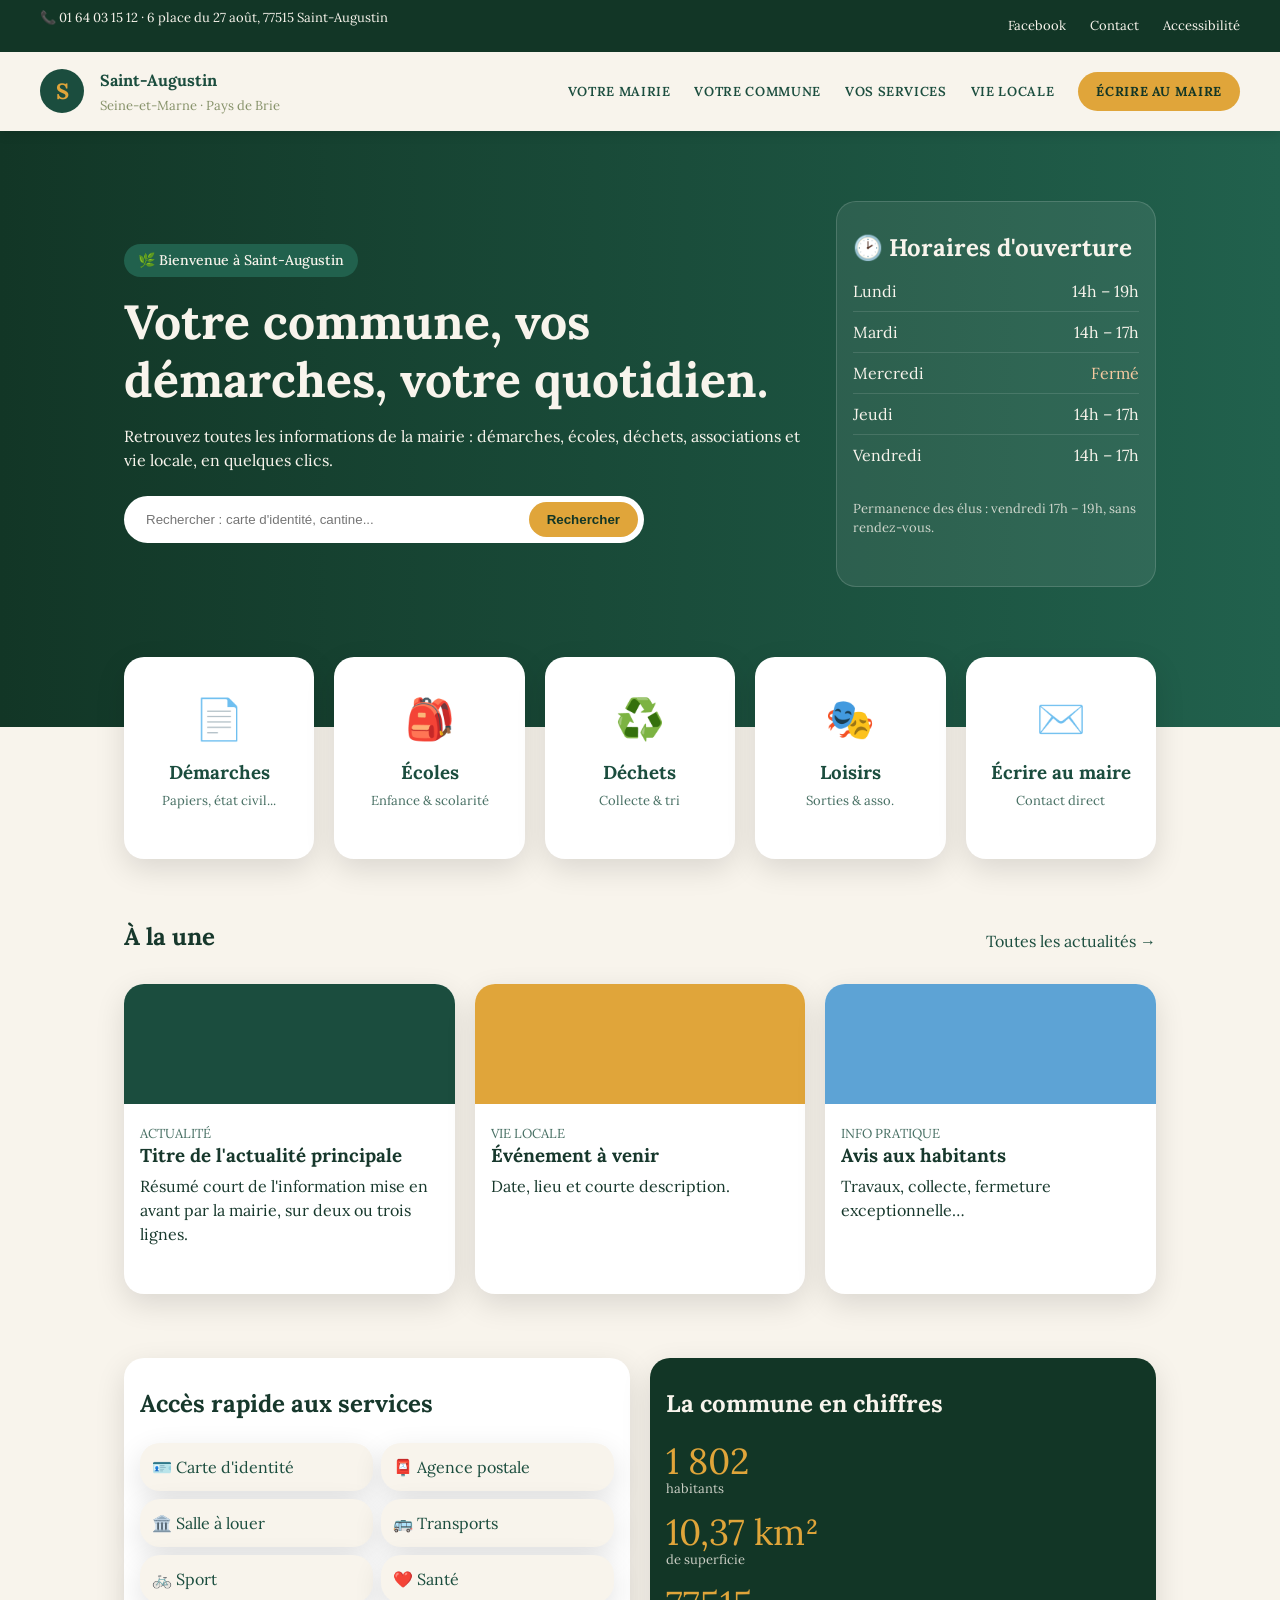
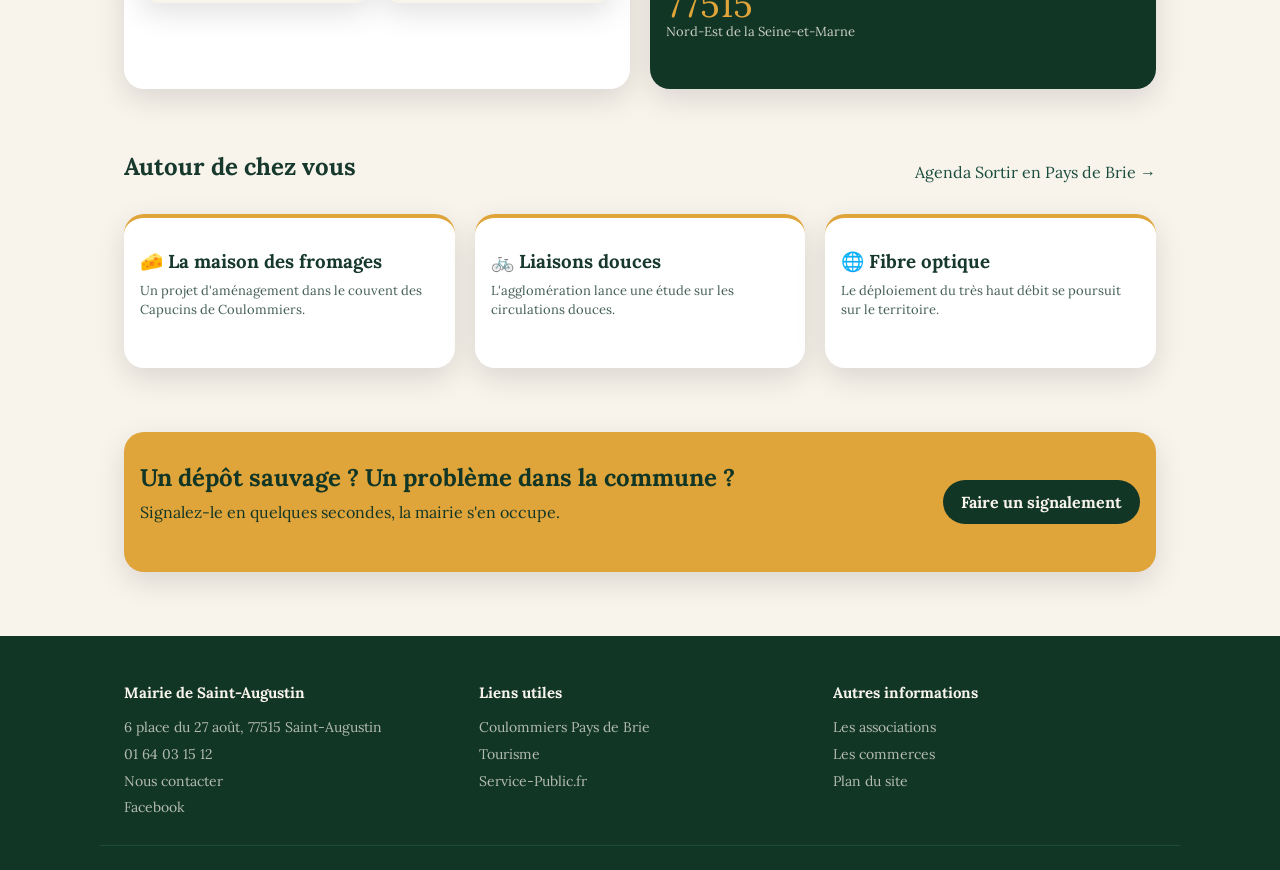
<file: index.html>
<!doctype html>
<html lang="fr">
  <head>
    <meta charset="UTF-8" />
    <meta name="viewport" content="width=device-width, initial-scale=1.0" />
    <title>Mairie de Saint-Augustin</title>
    <link
      href="https://fonts.googleapis.com/css2?family=Lora:ital,wght@0,400..700;1,400..700&display=swap"
      rel="stylesheet"
    />
    <link rel="stylesheet" href="style.css" />
  </head>
  <body>
    <header>
      <div class="topbar flex space-between align-center">
        <p>📞 01 64 03 15 12 · 6 place du 27 août, 77515 Saint-Augustin</p>
        <div class="flex gap-24">
          <a href="#">Facebook</a>
          <a href="#">Contact</a>
          <a href="#">Accessibilité</a>
        </div>
      </div>
      <div class="lowbar flex space-between align-center">
        <a href="#" class="flex align-center gap-16">
          <span class="logo">S</span>
          <span class="flex-col">
            <strong>Saint-Augustin</strong>
            <small class="small-text text-olive"
              >Seine-et-Marne · Pays de Brie</small
            >
          </span>
        </a>
        <nav class="flex align-center gap-24">
          <a href="#">Votre mairie</a>
          <a href="#">Votre commune</a>
          <a href="vos-services.html">Vos services</a>
          <a href="vie-locale.html">Vie locale</a>
          <a href="#" class="btn">Écrire au maire</a>
        </nav>
      </div>
    </header>

    <main>
      <section class="hero">
        <div
          class="hero-inner container flex space-between align-center gap-24"
        >
          <div>
            <span class="badge">🌿 Bienvenue à Saint-Augustin</span>
            <h1>Votre commune, vos démarches, votre quotidien.</h1>
            <p>
              Retrouvez toutes les informations de la mairie : démarches,
              écoles, déchets, associations et vie locale, en quelques clics.
            </p>
            <form class="search" action="#" method="GET">
              <input
                type="text"
                placeholder="Rechercher : carte d'identité, cantine..."
                required
              />
              <button type="submit" class="btn">Rechercher</button>
            </form>
          </div>
          <aside class="box horaires">
            <h2>🕑 Horaires d'ouverture</h2>
            <ul>
              <li><span>Lundi</span><span>14h – 19h</span></li>
              <li><span>Mardi</span><span>14h – 17h</span></li>
              <li>
                <span>Mercredi</span><span class="text-peche">Fermé</span>
              </li>
              <li><span>Jeudi</span><span>14h – 17h</span></li>
              <li><span>Vendredi</span><span>14h – 17h</span></li>
            </ul>
            <p class="small-text mt-24">
              Permanence des élus : vendredi 17h – 19h, sans rendez-vous.
            </p>
          </aside>
        </div>
      </section>

      <section class="grid grid-5 container cards-top mb-64">
        <a class="box box-hover text-center" href="#"
          ><span class="icon">📄</span>
          <h3>Démarches</h3>
          <p class="small-text">Papiers, état civil...</p></a
        >
        <a class="box box-hover text-center" href="#"
          ><span class="icon">🎒</span>
          <h3>Écoles</h3>
          <p class="small-text">Enfance & scolarité</p></a
        >
        <a class="box box-hover text-center" href="#"
          ><span class="icon">♻️</span>
          <h3>Déchets</h3>
          <p class="small-text">Collecte & tri</p></a
        >
        <a class="box box-hover text-center" href="#"
          ><span class="icon">🎭</span>
          <h3>Loisirs</h3>
          <p class="small-text">Sorties & asso.</p></a
        >
        <a class="box box-hover text-center" href="#"
          ><span class="icon">✉️</span>
          <h3>Écrire au maire</h3>
          <p class="small-text">Contact direct</p></a
        >
      </section>

      <section class="container mb-64">
        <div class="flex space-between align-center mb-24">
          <h2>À la une</h2>
          <a href="#">Toutes les actualités →</a>
        </div>
        <div class="grid grid-3">
          <div class="box box-hover">
            <div class="card-img img-vert"></div>
            <small class="small-text text-vert">ACTUALITÉ</small>
            <h3>Titre de l'actualité principale</h3>
            <p>
              Résumé court de l'information mise en avant par la mairie, sur
              deux ou trois lignes.
            </p>
          </div>
          <div class="box box-hover">
            <div class="card-img img-or"></div>
            <small class="small-text text-vert">VIE LOCALE</small>
            <h3>Événement à venir</h3>
            <p>Date, lieu et courte description.</p>
          </div>
          <div class="box box-hover">
            <div class="card-img img-bleu"></div>
            <small class="small-text text-vert">INFO PRATIQUE</small>
            <h3>Avis aux habitants</h3>
            <p>Travaux, collecte, fermeture exceptionnelle…</p>
          </div>
        </div>
      </section>

      <section class="container mb-64 grid grid-2">
        <div class="box box-hover">
          <h2 class="mb-24">Accès rapide aux services</h2>
          <ul class="grid grid-2 gap-8">
            <li><a href="#" class="box box-link">🪪 Carte d'identité</a></li>
            <li><a href="#" class="box box-link">📮 Agence postale</a></li>
            <li><a href="#" class="box box-link">🏛️ Salle à louer</a></li>
            <li><a href="#" class="box box-link">🚌 Transports</a></li>
            <li><a href="#" class="box box-link">🚲 Sport</a></li>
            <li><a href="#" class="box box-link">❤️ Santé</a></li>
          </ul>
        </div>
        <div class="box bg-dark">
          <h2 class="mb-24">La commune en chiffres</h2>
          <p class="chiffre">1 802</p>
          <p class="small-text">habitants</p>
          <p class="chiffre">10,37 km²</p>
          <p class="small-text">de superficie</p>
          <p class="chiffre">77515</p>
          <p class="small-text">Nord-Est de la Seine-et-Marne</p>
        </div>
      </section>

      <section class="container mb-64">
        <div class="flex space-between align-center mb-24">
          <h2>Autour de chez vous</h2>
          <a href="#">Agenda Sortir en Pays de Brie →</a>
        </div>
        <div class="grid grid-3">
          <div class="box box-hover box-top-border">
            <h3>🧀 La maison des fromages</h3>
            <p class="small-text">
              Un projet d'aménagement dans le couvent des Capucins de
              Coulommiers.
            </p>
          </div>
          <div class="box box-hover box-top-border">
            <h3>🚲 Liaisons douces</h3>
            <p class="small-text">
              L'agglomération lance une étude sur les circulations douces.
            </p>
          </div>
          <div class="box box-hover box-top-border">
            <h3>🌐 Fibre optique</h3>
            <p class="small-text">
              Le déploiement du très haut débit se poursuit sur le territoire.
            </p>
          </div>
        </div>
      </section>

      <section class="container mb-64">
        <div class="box bg-or flex space-between align-center gap-24">
          <div>
            <h2>Un dépôt sauvage ? Un problème dans la commune ?</h2>
            <p>Signalez-le en quelques secondes, la mairie s'en occupe.</p>
          </div>
          <a href="#" class="btn btn-dark">Faire un signalement</a>
        </div>
      </section>
    </main>

    <footer>
      <div class="container grid grid-3 pb-24 footer-bordure">
        <div>
          <h3>Mairie de Saint-Augustin</h3>
          <ul>
            <li>6 place du 27 août, 77515 Saint-Augustin</li>
            <li>01 64 03 15 12</li>
            <li><a href="#">Nous contacter</a></li>
            <li><a href="#">Facebook</a></li>
          </ul>
        </div>
        <div>
          <h3>Liens utiles</h3>
          <ul>
            <li><a href="#">Coulommiers Pays de Brie</a></li>
            <li><a href="#">Tourisme</a></li>
            <li><a href="#">Service-Public.fr</a></li>
          </ul>
        </div>
        <div>
          <h3>Autres informations</h3>
          <ul>
            <li><a href="#">Les associations</a></li>
            <li><a href="#">Les commerces</a></li>
            <li><a href="#">Plan du site</a></li>
          </ul>
        </div>
      </div>
    </footer>
  </body>
</html>
</file>
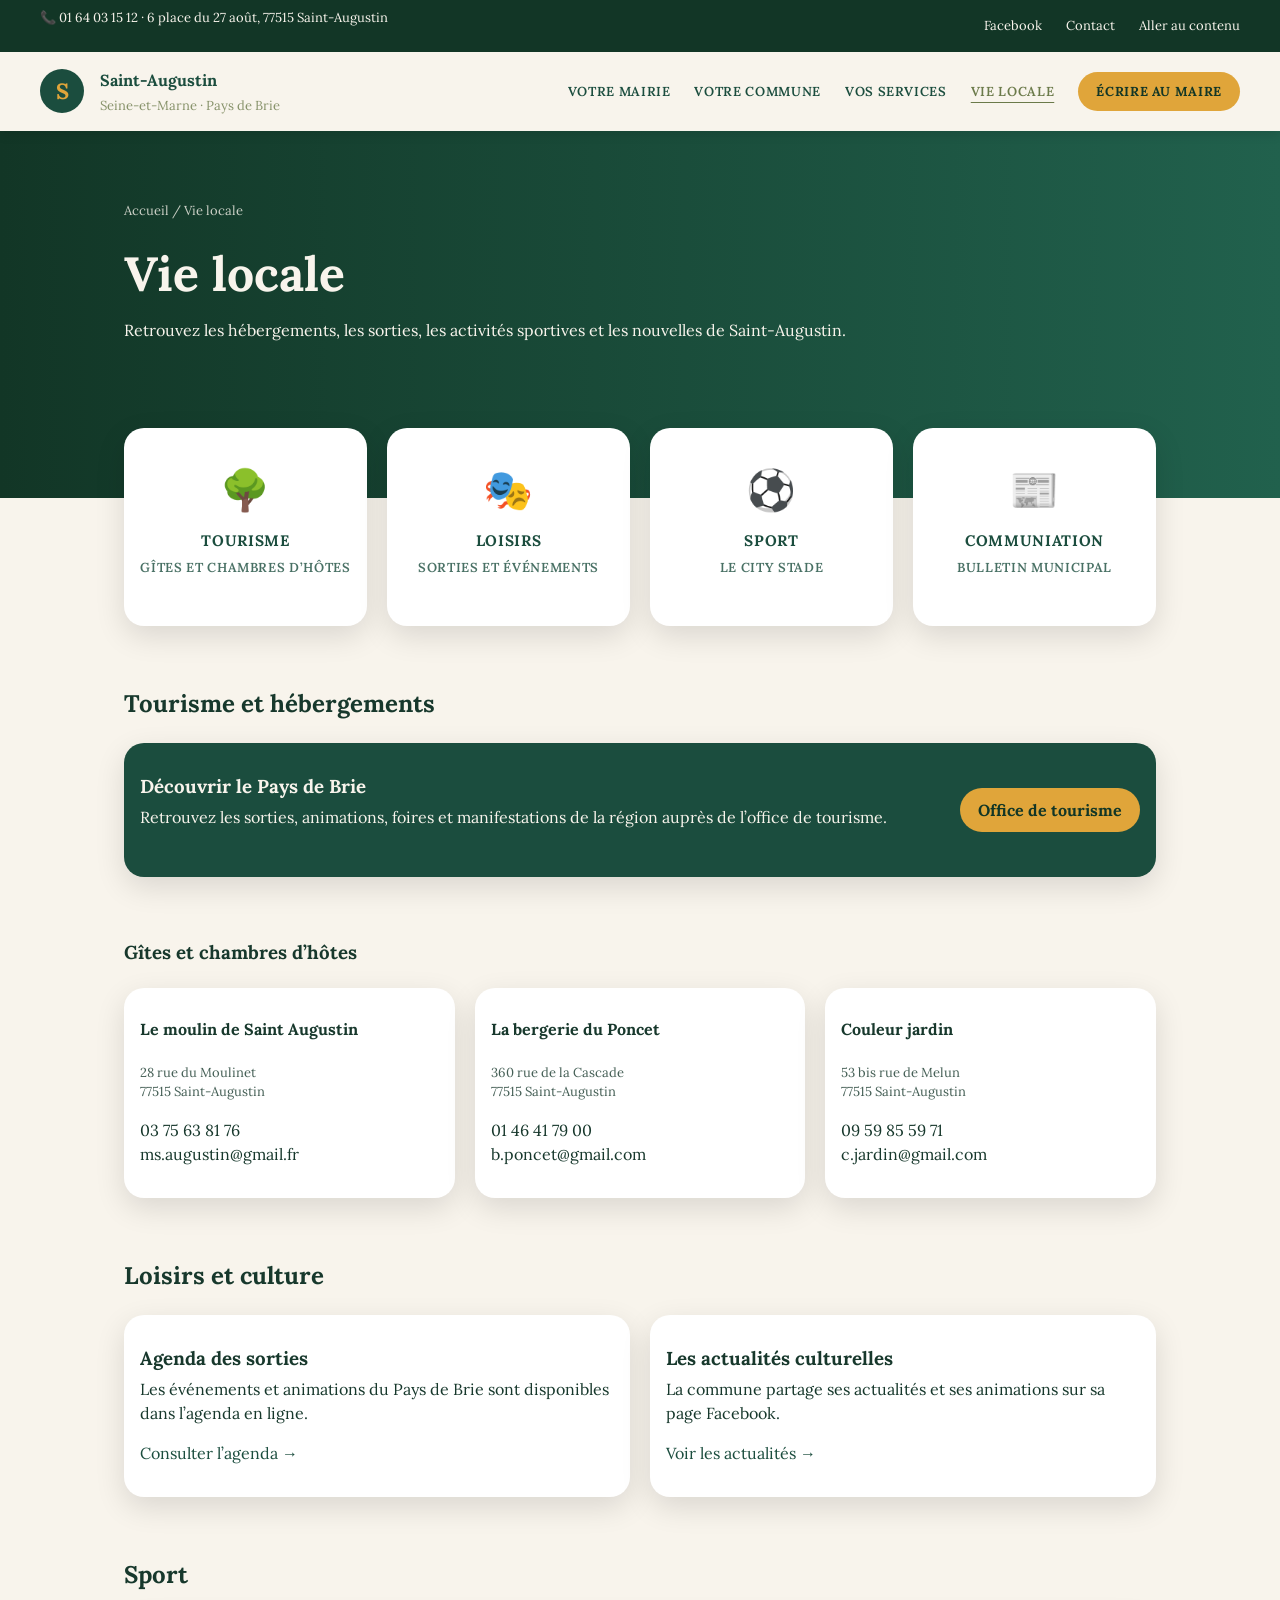
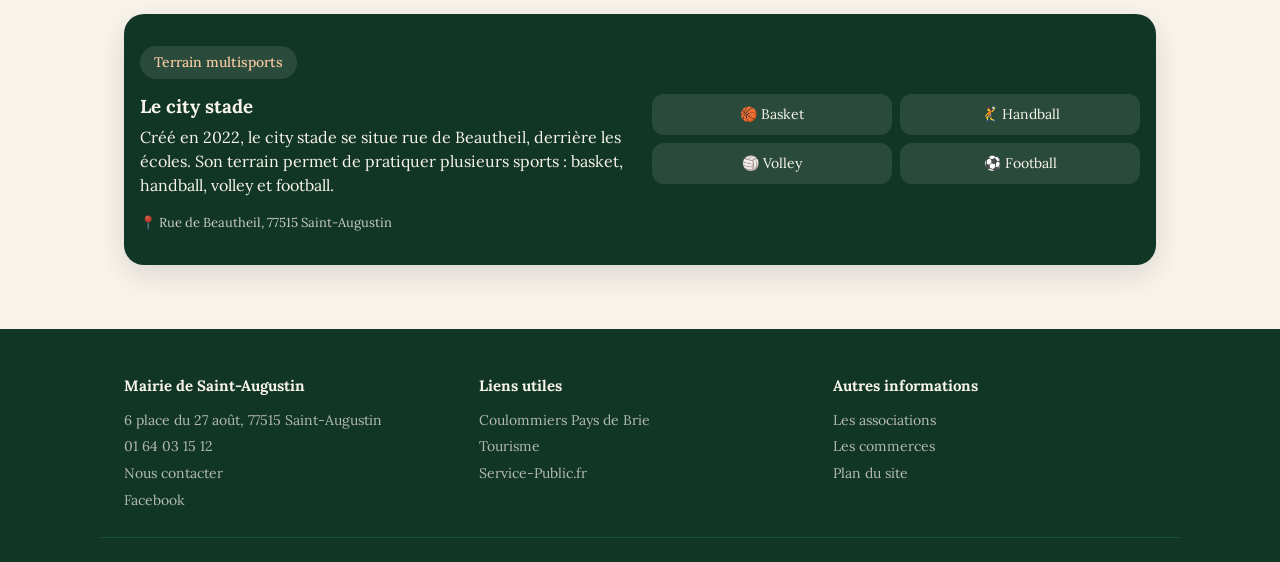
<file: vie-locale.html>
<!doctype html>
<html lang="fr">
  <head>
    <meta charset="UTF-8" />
    <meta name="viewport" content="width=device-width, initial-scale=1.0" />
    <title>Vie locale — Mairie de Saint-Augustin</title>
    <link
      href="https://fonts.googleapis.com/css2?family=Lora:ital,wght@0,400..700;1,400..700&display=swap"
      rel="stylesheet"
    />
    <link rel="stylesheet" href="style.css" />
  </head>
  <body>
    <header>
      <div class="topbar flex space-between align-center">
        <p>📞 01 64 03 15 12 · 6 place du 27 août, 77515 Saint-Augustin</p>
        <div class="flex gap-24">
          <a href="#">Facebook</a>
          <a href="#">Contact</a>
          <a href="#">Aller au contenu</a>
        </div>
      </div>
      <div class="lowbar flex space-between align-center">
        <a href="index.html" class="flex align-center gap-16">
          <span class="logo">S</span>
          <span class="flex-col">
            <strong>Saint-Augustin</strong>
            <small class="small-text text-olive"
              >Seine-et-Marne · Pays de Brie</small
            >
          </span>
        </a>
        <nav class="flex align-center gap-24">
          <a href="index.html">Votre mairie</a>
          <a href="#">Votre commune</a>
          <a href="vos-services.html">Vos services</a>
          <a href="vie-locale.html" class="nav-active">Vie locale</a>
          <a href="#" class="btn">Écrire au maire</a>
        </nav>
      </div>
    </header>

    <main>
      <section class="hero">
        <div class="hero-inner container">
          <p class="small-text mb-24">
            <a href="index.html" class="text-creme">Accueil</a> / Vie locale
          </p>
          <h1>Vie locale</h1>
          <p>
            Retrouvez les hébergements, les sorties, les activités sportives et
            les nouvelles de Saint-Augustin.
          </p>
        </div>
      </section>

      <nav class="grid grid-4 container cards-top mb-64">
        <a class="box box-hover text-center" href="#tourisme"
          ><span class="icon">🌳</span>
          <h3>Tourisme</h3>
          <p class="small-text">Gîtes et chambres d’hôtes</p></a
        >
        <a class="box box-hover text-center" href="#loisirs"
          ><span class="icon">🎭</span>
          <h3>Loisirs</h3>
          <p class="small-text">Sorties et événements</p></a
        >
        <a class="box box-hover text-center" href="#sport"
          ><span class="icon">⚽</span>
          <h3>Sport</h3>
          <p class="small-text">Le city stade</p></a
        >
        <a class="box box-hover text-center" href="#communication"
          ><span class="icon">📰</span>
          <h3>Communiation</h3>
          <p class="small-text">Bulletin municipal</p></a
        >
      </nav>

      <div class="container">
        <section id="tourisme" class="mb-64 scroll-mt">
          <h2 class="mb-24">Tourisme et hébergements</h2>
          <div class="box bg-vert mb-24 flex space-between align-center">
            <div>
              <h3>Découvrir le Pays de Brie</h3>
              <p>
                Retrouvez les sorties, animations, foires et manifestations de
                la région auprès de l’office de tourisme.
              </p>
            </div>
            <a class="btn" href="#">Office de tourisme</a>
          </div>

          <h3 class="mt-64 mb-24">Gîtes et chambres d’hôtes</h3>
          <div class="grid grid-3">
            <article class="box box-hover">
              <h4>Le moulin de Saint Augustin</h4>
              <p class="small-text mt-24">
                28 rue du Moulinet<br />77515 Saint-Augustin
              </p>
              <ul>
                <li>03 75 63 81 76</li>
                <li>ms.augustin@gmail.fr</li>
              </ul>
            </article>
            <article class="box box-hover">
              <h4>La bergerie du Poncet</h4>
              <p class="small-text mt-24">
                360 rue de la Cascade<br />77515 Saint-Augustin
              </p>
              <ul>
                <li>01 46 41 79 00</li>
                <li>b.poncet@gmail.com</li>
              </ul>
            </article>
            <article class="box box-hover">
              <h4>Couleur jardin</h4>
              <p class="small-text mt-24">
                53 bis rue de Melun<br />77515 Saint-Augustin
              </p>
              <ul>
                <li>09 59 85 59 71</li>
                <li>c.jardin@gmail.com</li>
              </ul>
            </article>
          </div>
        </section>

        <section id="loisirs" class="mb-64 scroll-mt">
          <h2 class="mb-24">Loisirs et culture</h2>
          <div class="grid grid-2">
            <article class="box box-hover">
              <h3>Agenda des sorties</h3>
              <p>
                Les événements et animations du Pays de Brie sont disponibles
                dans l’agenda en ligne.
              </p>
              <a href="#">Consulter l’agenda →</a>
            </article>
            <article class="box box-hover">
              <h3>Les actualités culturelles</h3>
              <p>
                La commune partage ses actualités et ses animations sur sa page
                Facebook.
              </p>
              <a href="#">Voir les actualités →</a>
            </article>
          </div>
        </section>

        <section id="sport" class="mb-64 scroll-mt">
          <h2 class="mb-24">Sport</h2>
          <div class="box bg-dark flex space-between align-center gap-24">
            <div class="flex-1">
              <span class="badge badge-translucide">Terrain multisports</span>
              <h3>Le city stade</h3>
              <p>
                Créé en 2022, le city stade se situe rue de Beautheil, derrière
                les écoles. Son terrain permet de pratiquer plusieurs sports :
                basket, handball, volley et football.
              </p>
              <p class="small-text m-0">
                📍 Rue de Beautheil, 77515 Saint-Augustin
              </p>
            </div>
            <div class="grid grid-2 gap-8 flex-1">
              <span class="tag">🏀 Basket</span>
              <span class="tag">🤾 Handball</span>
              <span class="tag">🏐 Volley</span>
              <span class="tag">⚽ Football</span>
            </div>
          </div>
        </section>
      </div>
    </main>

    <footer>
      <div class="container grid grid-3 pb-24 footer-bordure">
        <div>
          <h3>Mairie de Saint-Augustin</h3>
          <ul>
            <li>6 place du 27 août, 77515 Saint-Augustin</li>
            <li>01 64 03 15 12</li>
            <li><a href="#">Nous contacter</a></li>
            <li><a href="#">Facebook</a></li>
          </ul>
        </div>
        <div>
          <h3>Liens utiles</h3>
          <ul>
            <li><a href="#">Coulommiers Pays de Brie</a></li>
            <li><a href="#">Tourisme</a></li>
            <li><a href="#">Service-Public.fr</a></li>
          </ul>
        </div>
        <div>
          <h3>Autres informations</h3>
          <ul>
            <li><a href="#">Les associations</a></li>
            <li><a href="#">Les commerces</a></li>
            <li><a href="#">Plan du site</a></li>
          </ul>
        </div>
      </div>
    </footer>
  </body>
</html>
</file>
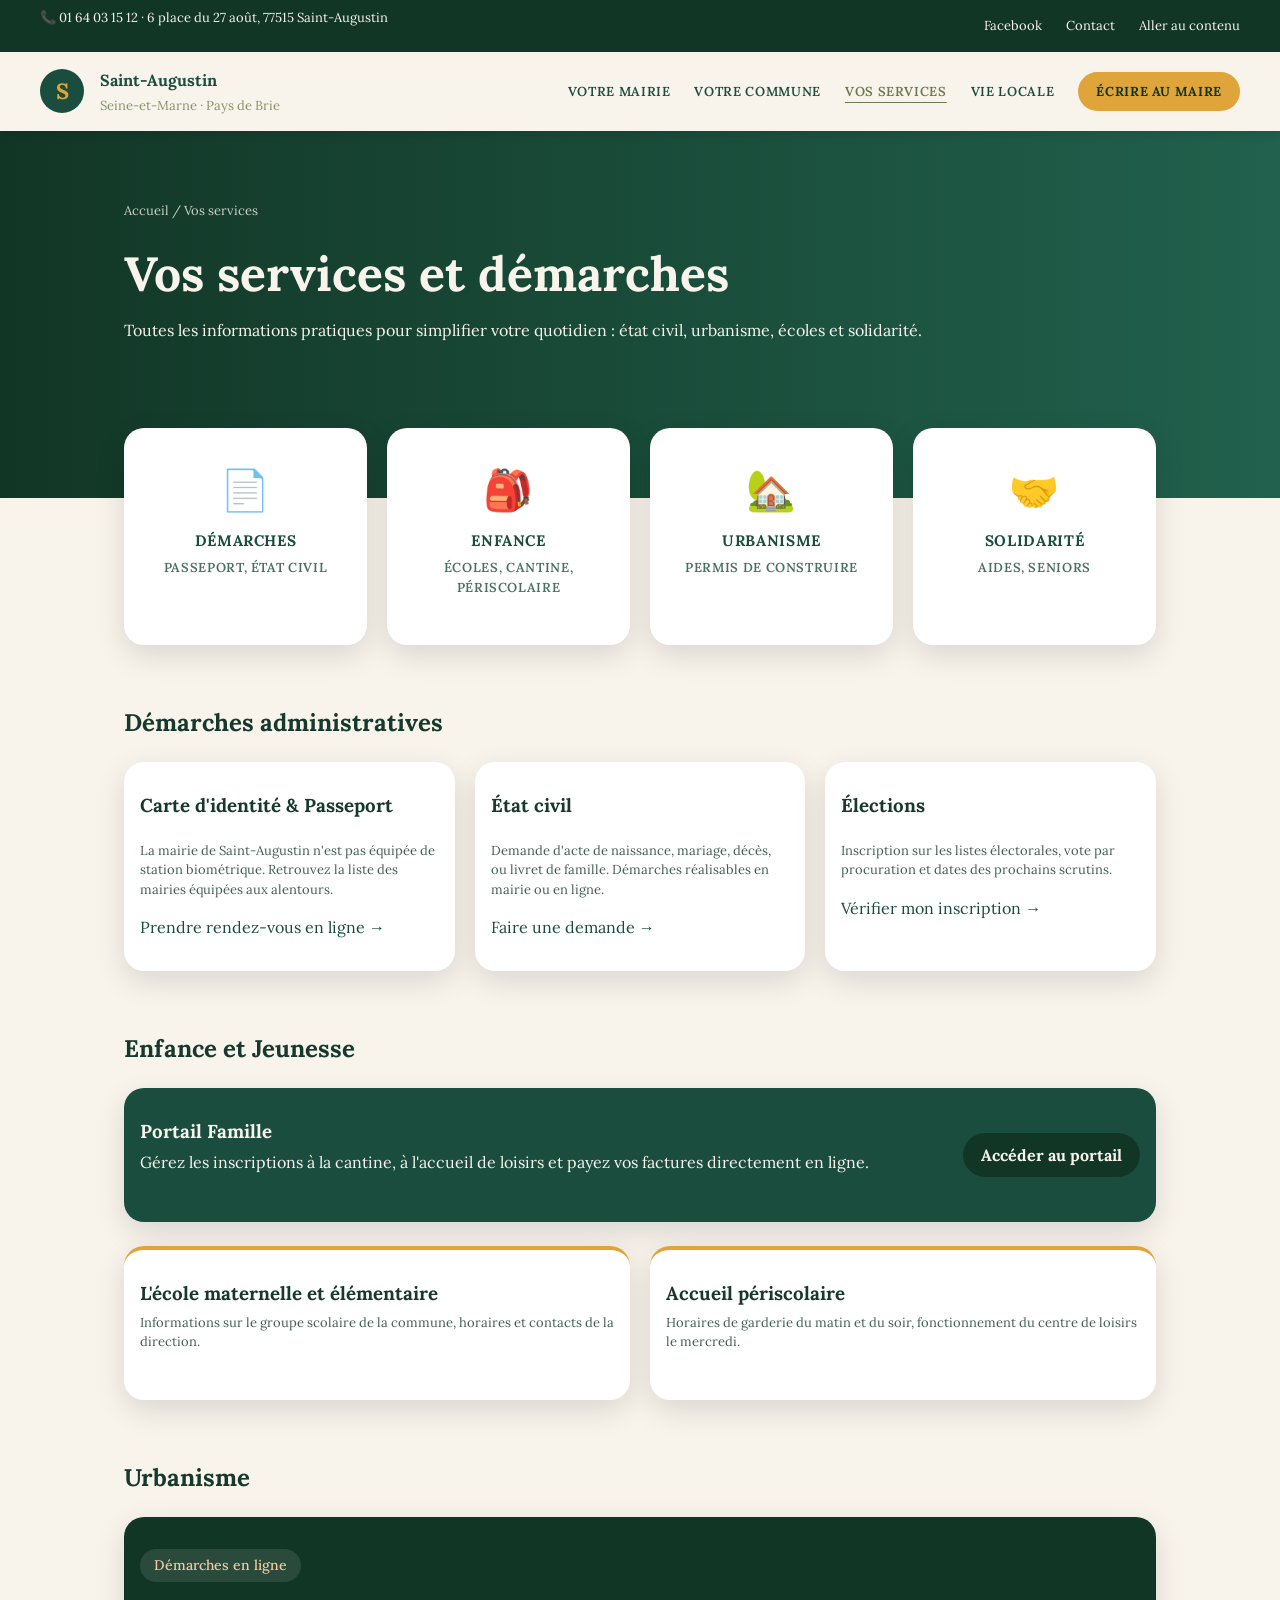
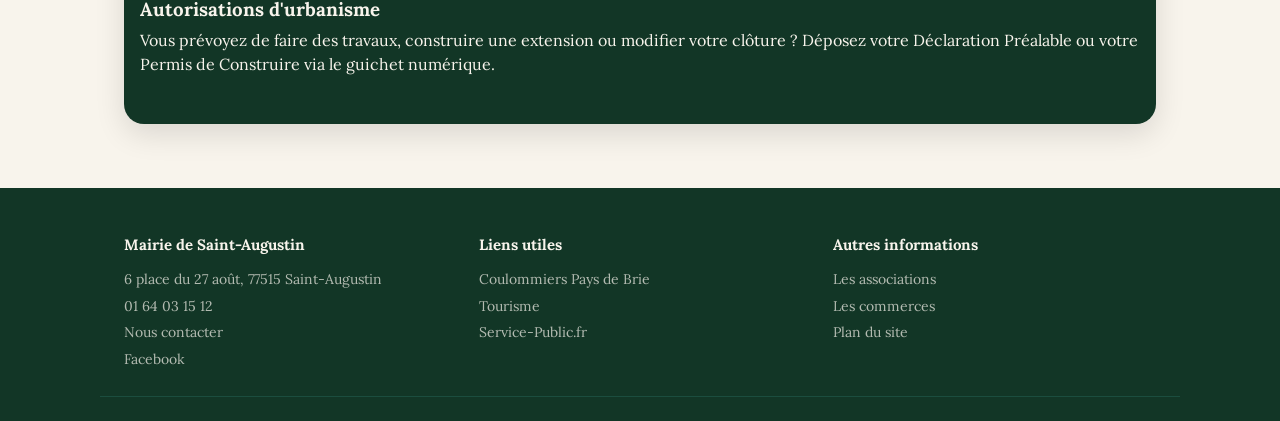
<file: vos-services.html>
<!doctype html>
<html lang="fr">
  <head>
    <meta charset="UTF-8" />
    <meta name="viewport" content="width=device-width, initial-scale=1.0" />
    <title>Vos services — Mairie de Saint-Augustin</title>
    <link
      href="https://fonts.googleapis.com/css2?family=Lora:ital,wght@0,400..700;1,400..700&display=swap"
      rel="stylesheet"
    />
    <link rel="stylesheet" href="style.css" />
  </head>
  <body>
    <header>
      <div class="topbar flex space-between align-center">
        <p>📞 01 64 03 15 12 · 6 place du 27 août, 77515 Saint-Augustin</p>
        <div class="flex gap-24">
          <a href="#">Facebook</a>
          <a href="#">Contact</a>
          <a href="#">Aller au contenu</a>
        </div>
      </div>
      <div class="lowbar flex space-between align-center">
        <a href="index.html" class="flex align-center gap-16">
          <span class="logo">S</span>
          <span class="flex-col">
            <strong>Saint-Augustin</strong>
            <small class="small-text text-olive"
              >Seine-et-Marne · Pays de Brie</small
            >
          </span>
        </a>
        <nav class="flex align-center gap-24">
          <a href="index.html">Votre mairie</a>
          <a href="#">Votre commune</a>
          <a href="vos-services.html" class="nav-active">Vos services</a>
          <a href="vie-locale.html">Vie locale</a>
          <a href="#" class="btn">Écrire au maire</a>
        </nav>
      </div>
    </header>

    <main>
      <section class="hero">
        <div class="hero-inner container">
          <p class="small-text mb-24">
            <a href="index.html" class="text-creme">Accueil</a> / Vos services
          </p>
          <h1>Vos services et démarches</h1>
          <p>
            Toutes les informations pratiques pour simplifier votre quotidien :
            état civil, urbanisme, écoles et solidarité.
          </p>
        </div>
      </section>

      <nav class="grid grid-4 container cards-top mb-64">
        <a class="box box-hover text-center" href="#demarches">
          <span class="icon">📄</span>
          <h3>Démarches</h3>
          <p class="small-text">Passeport, État civil</p>
        </a>
        <a class="box box-hover text-center" href="#enfance">
          <span class="icon">🎒</span>
          <h3>Enfance</h3>
          <p class="small-text">Écoles, cantine, périscolaire</p>
        </a>
        <a class="box box-hover text-center" href="#urbanisme">
          <span class="icon">🏡</span>
          <h3>Urbanisme</h3>
          <p class="small-text">Permis de construire</p>
        </a>
        <a class="box box-hover text-center" href="#solidarite">
          <span class="icon">🤝</span>
          <h3>Solidarité</h3>
          <p class="small-text">Aides, seniors</p>
        </a>
      </nav>

      <div class="container">
        <section id="demarches" class="mb-64 scroll-mt">
          <h2 class="mb-24">Démarches administratives</h2>
          <div class="grid grid-3">
            <article class="box box-hover">
              <h3>Carte d'identité & Passeport</h3>
              <p class="small-text mt-24">
                La mairie de Saint-Augustin n'est pas équipée de station
                biométrique. Retrouvez la liste des mairies équipées aux
                alentours.
              </p>
              <a href="#">Prendre rendez-vous en ligne →</a>
            </article>
            <article class="box box-hover">
              <h3>État civil</h3>
              <p class="small-text mt-24">
                Demande d'acte de naissance, mariage, décès, ou livret de
                famille. Démarches réalisables en mairie ou en ligne.
              </p>
              <a href="#">Faire une demande →</a>
            </article>
            <article class="box box-hover">
              <h3>Élections</h3>
              <p class="small-text mt-24">
                Inscription sur les listes électorales, vote par procuration et
                dates des prochains scrutins.
              </p>
              <a href="#">Vérifier mon inscription →</a>
            </article>
          </div>
        </section>

        <section id="enfance" class="mb-64 scroll-mt">
          <h2 class="mb-24">Enfance et Jeunesse</h2>
          <div class="box bg-vert flex space-between align-center gap-24 mb-24">
            <div>
              <h3>Portail Famille</h3>
              <p>
                Gérez les inscriptions à la cantine, à l'accueil de loisirs et
                payez vos factures directement en ligne.
              </p>
            </div>
            <a href="#" class="btn btn-dark">Accéder au portail</a>
          </div>
          <div class="grid grid-2">
            <div class="box box-hover box-top-border">
              <h3>L'école maternelle et élémentaire</h3>
              <p class="small-text">
                Informations sur le groupe scolaire de la commune, horaires et
                contacts de la direction.
              </p>
            </div>
            <div class="box box-hover box-top-border">
              <h3>Accueil périscolaire</h3>
              <p class="small-text">
                Horaires de garderie du matin et du soir, fonctionnement du
                centre de loisirs le mercredi.
              </p>
            </div>
          </div>
        </section>

        <section id="urbanisme" class="mb-64 scroll-mt">
          <h2 class="mb-24">Urbanisme</h2>
          <div class="box bg-dark flex space-between align-center gap-24">
            <div class="flex-1">
              <span class="badge badge-translucide">Démarches en ligne</span>
              <h3>Autorisations d'urbanisme</h3>
              <p>
                Vous prévoyez de faire des travaux, construire une extension ou
                modifier votre clôture ? Déposez votre Déclaration Préalable ou
                votre Permis de Construire via le guichet numérique.
              </p>
            </div>
          </div>
        </section>
      </div>
    </main>

    <footer>
      <div class="container grid grid-3 pb-24 footer-bordure">
        <div>
          <h3>Mairie de Saint-Augustin</h3>
          <ul>
            <li>6 place du 27 août, 77515 Saint-Augustin</li>
            <li>01 64 03 15 12</li>
            <li><a href="#">Nous contacter</a></li>
            <li><a href="#">Facebook</a></li>
          </ul>
        </div>
        <div>
          <h3>Liens utiles</h3>
          <ul>
            <li><a href="#">Coulommiers Pays de Brie</a></li>
            <li><a href="#">Tourisme</a></li>
            <li><a href="#">Service-Public.fr</a></li>
          </ul>
        </div>
        <div>
          <h3>Autres informations</h3>
          <ul>
            <li><a href="#">Les associations</a></li>
            <li><a href="#">Les commerces</a></li>
            <li><a href="#">Plan du site</a></li>
          </ul>
        </div>
      </div>
    </footer>
  </body>
</html>
</file>
<file: style.css>
:root {
  --vert-fonce: #123626;
  --vert: #1b4d3e;
  --vert-clair: #21614d;
  --or: #e0a53a;
  --creme: #f8f4ec;
  --olive: #6b7a4a;
  --peche: #f4c9a0;
  --texte: #17382c;
}
* {
  box-sizing: border-box;
}
body {
  margin: 0;
  background: var(--creme);
  color: var(--texte);
  font:
    16px/1.5 "Lora",
    serif;
}
h1,
h2,
h3,
h4 {
  margin: 0 0 8px;
  line-height: 1.2;
}
p {
  margin: 0 0 16px;
}
ul {
  list-style: none;
  margin: 0;
  padding: 0;
}
a {
  color: var(--vert);
  text-decoration: none;
  transition: 0.3s;
}
a:hover {
  color: var(--or);
}
.flex {
  display: flex;
  gap: 16px;
}
.flex-col {
  display: flex;
  flex-direction: column;
  gap: 4px;
}
.flex-1 {
  flex: 1;
}
.align-center {
  align-items: center;
}
.space-between {
  justify-content: space-between;
}
.grid {
  display: grid;
  gap: 20px;
}
.grid-2 {
  grid-template-columns: repeat(2, 1fr);
}
.grid-3 {
  grid-template-columns: repeat(3, 1fr);
}
.grid-4 {
  grid-template-columns: repeat(4, 1fr);
}
.grid-5 {
  grid-template-columns: repeat(5, 1fr);
}
.container {
  max-width: 1080px;
  margin: 0 auto;
  padding: 0 24px;
}
.gap-8 {
  gap: 8px;
}
.gap-24 {
  gap: 24px;
}
.m-0 {
  margin: 0;
}
.mt-24 {
  margin-top: 24px;
}
.mt-64 {
  margin-top: 64px;
}
.mb-24 {
  margin-bottom: 24px;
}
.mb-64 {
  margin-bottom: 64px;
}
.pb-24 {
  padding-bottom: 24px;
}
.text-center {
  text-align: center;
}
.small-text {
  font-size: 13px;
  opacity: 0.8;
}
.text-olive {
  color: var(--olive);
}
.text-peche {
  color: var(--peche);
}
.text-vert {
  color: var(--vert);
}
.text-creme {
  color: var(--creme);
}
.btn {
  padding: 10px 18px;
  border-radius: 99px;
  background: var(--or);
  color: var(--vert-fonce);
  font-weight: 700;
  border: none;
  cursor: pointer;
  text-align: center;
  display: inline-block;
}
.btn:hover {
  background: var(--vert-fonce);
  color: var(--creme);
}
.btn-dark {
  background: var(--vert-fonce);
  color: var(--creme);
}
.box {
  padding: 32px 16px;
  border-radius: 20px;
  background: #fff;
  box-shadow: 0 10px 30px rgba(0, 0, 0, 0.12);
  transition: 0.3s;
}
.box-hover:hover {
  transform: translateY(-4px);
  box-shadow: 0 16px 40px rgba(0, 0, 0, 0.18);
}
.box-link {
  padding: 12px;
  display: block;
  background: var(--creme);
}
.box-top-border {
  border-top: 4px solid var(--or);
}
.tag {
  padding: 10px;
  border-radius: 12px;
  background: rgba(255, 255, 255, 0.1);
  font-size: 14px;
  text-align: center;
}
.icon {
  font-size: 40px;
  margin-bottom: 12px;
  display: block;
}
.badge {
  display: inline-block;
  padding: 6px 14px;
  border-radius: 99px;
  background: var(--vert-clair);
  font-size: 14px;
  margin-bottom: 16px;
  font-weight: 500;
}
.badge-translucide {
  background: rgba(255, 255, 255, 0.1);
  color: var(--peche);
}
header {
  position: sticky;
  top: 0;
  z-index: 10;
  background: var(--creme);
  box-shadow: 0 4px 10px rgba(0, 0, 0, 0.1);
}
.topbar {
  padding: 8px 40px;
  background: var(--vert-fonce);
  color: var(--creme);
  font-size: 13px;
}
.topbar a {
  color: var(--creme);
}
.lowbar {
  padding: 16px 40px;
}
.logo {
  width: 44px;
  height: 44px;
  border-radius: 50%;
  background: var(--vert);
  color: var(--or);
  font:
    700 22px/44px "Lora",
    serif;
  text-align: center;
}
nav a {
  font-size: 13px;
  font-weight: 600;
  text-transform: uppercase;
  letter-spacing: 0.05em;
}
.nav-active {
  color: var(--olive);
  text-decoration: underline;
  text-underline-offset: 6px;
}
footer {
  background: var(--vert-fonce);
  color: rgba(248, 244, 236, 0.7);
  padding: 48px 24px 24px;
}
footer h3 {
  color: var(--creme);
  font-size: 15px;
  margin-bottom: 12px;
}
footer li {
  line-height: 1.9;
  font-size: 14px;
}
footer a {
  color: inherit;
  text-decoration: none;
}
footer a:hover {
  color: var(--or);
}
.footer-bordure {
  border-bottom: 1px solid var(--vert);
  gap: 32px;
}
.hero {
  padding: 70px 24px 140px;
  background: linear-gradient(90deg, var(--vert-fonce), var(--vert-clair));
  color: var(--creme);
  position: relative;
}
.hero h1 {
  font-size: clamp(2rem, 4vw, 3rem);
  font-weight: 700;
  margin-bottom: 16px;
}
.cards-top {
  margin-top: -70px;
  position: relative;
  z-index: 2;
}
.search {
  background: #fff;
  padding: 6px;
  border-radius: 99px;
  width: 100%;
  max-width: 520px;
  display: flex;
  margin-top: 24px;
}
.search input {
  flex: 1;
  border: none;
  padding: 10px 16px;
  background: transparent;
  outline: none;
  border-radius: 40px;
}
.horaires {
  background: rgba(255, 255, 255, 0.08);
  border: 1px solid rgba(255, 255, 255, 0.15);
  box-shadow: none;
  color: var(--creme);
  min-width: 320px;
}
.horaires li {
  border-bottom: 1px solid rgba(255, 255, 255, 0.12);
  padding: 8px 0;
  display: flex;
  justify-content: space-between;
}
.horaires li:last-child {
  border-bottom: none;
}
.card-img {
  height: 120px;
  margin: -32px -16px 16px;
  border-radius: 20px 20px 0 0;
}
.img-vert {
  background: var(--vert);
}
.img-or {
  background: var(--or);
}
.img-bleu {
  background: #5da3d5;
}
.chiffre {
  font-size: 36px;
  color: var(--or);
  margin: 0;
  line-height: 1;
}
.scroll-mt {
  scroll-margin-top: 150px;
}
.bg-or {
  background: var(--or);
  color: var(--vert-fonce);
}
.bg-vert {
  background: var(--vert);
  color: var(--creme);
}
.bg-dark {
  background: var(--vert-fonce);
  color: var(--creme);
}
@media (max-width: 900px) {
  .grid-5,
  .grid-4,
  .grid-3 {
    grid-template-columns: repeat(2, 1fr);
  }
  .hero-inner {
    flex-direction: column;
    align-items: stretch;
  }
}
@media (max-width: 600px) {
  .grid-5,
  .grid-4,
  .grid-3,
  .grid-2 {
    grid-template-columns: 1fr;
  }
  .topbar,
  .lowbar {
    flex-direction: column;
    gap: 12px;
    text-align: center;
  }
  nav {
    flex-wrap: wrap;
    justify-content: center;
    gap: 12px;
  }
  .search {
    flex-direction: column;
    border-radius: 16px;
  }
  .search .btn {
    width: 100%;
    border-radius: 12px;
  }
  .hero {
    padding: 40px 20px 100px;
  }
}
</file>
